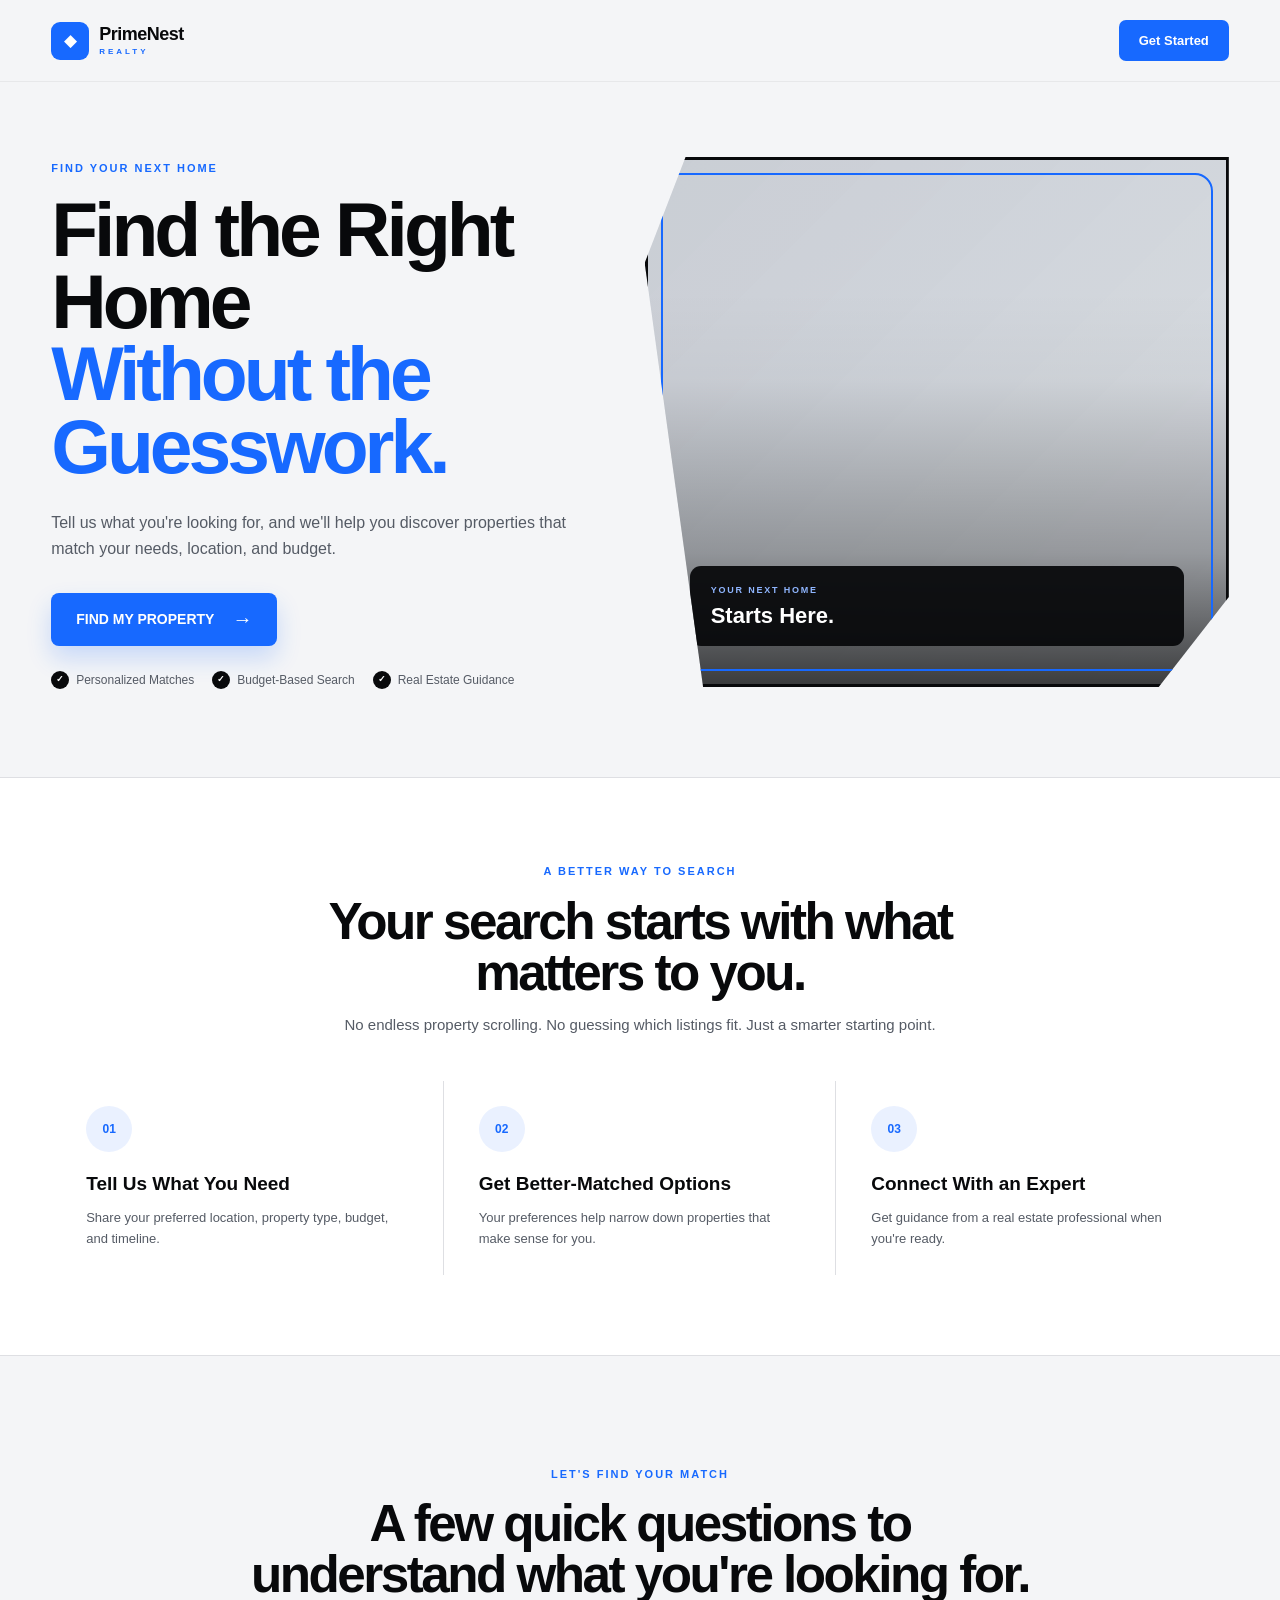
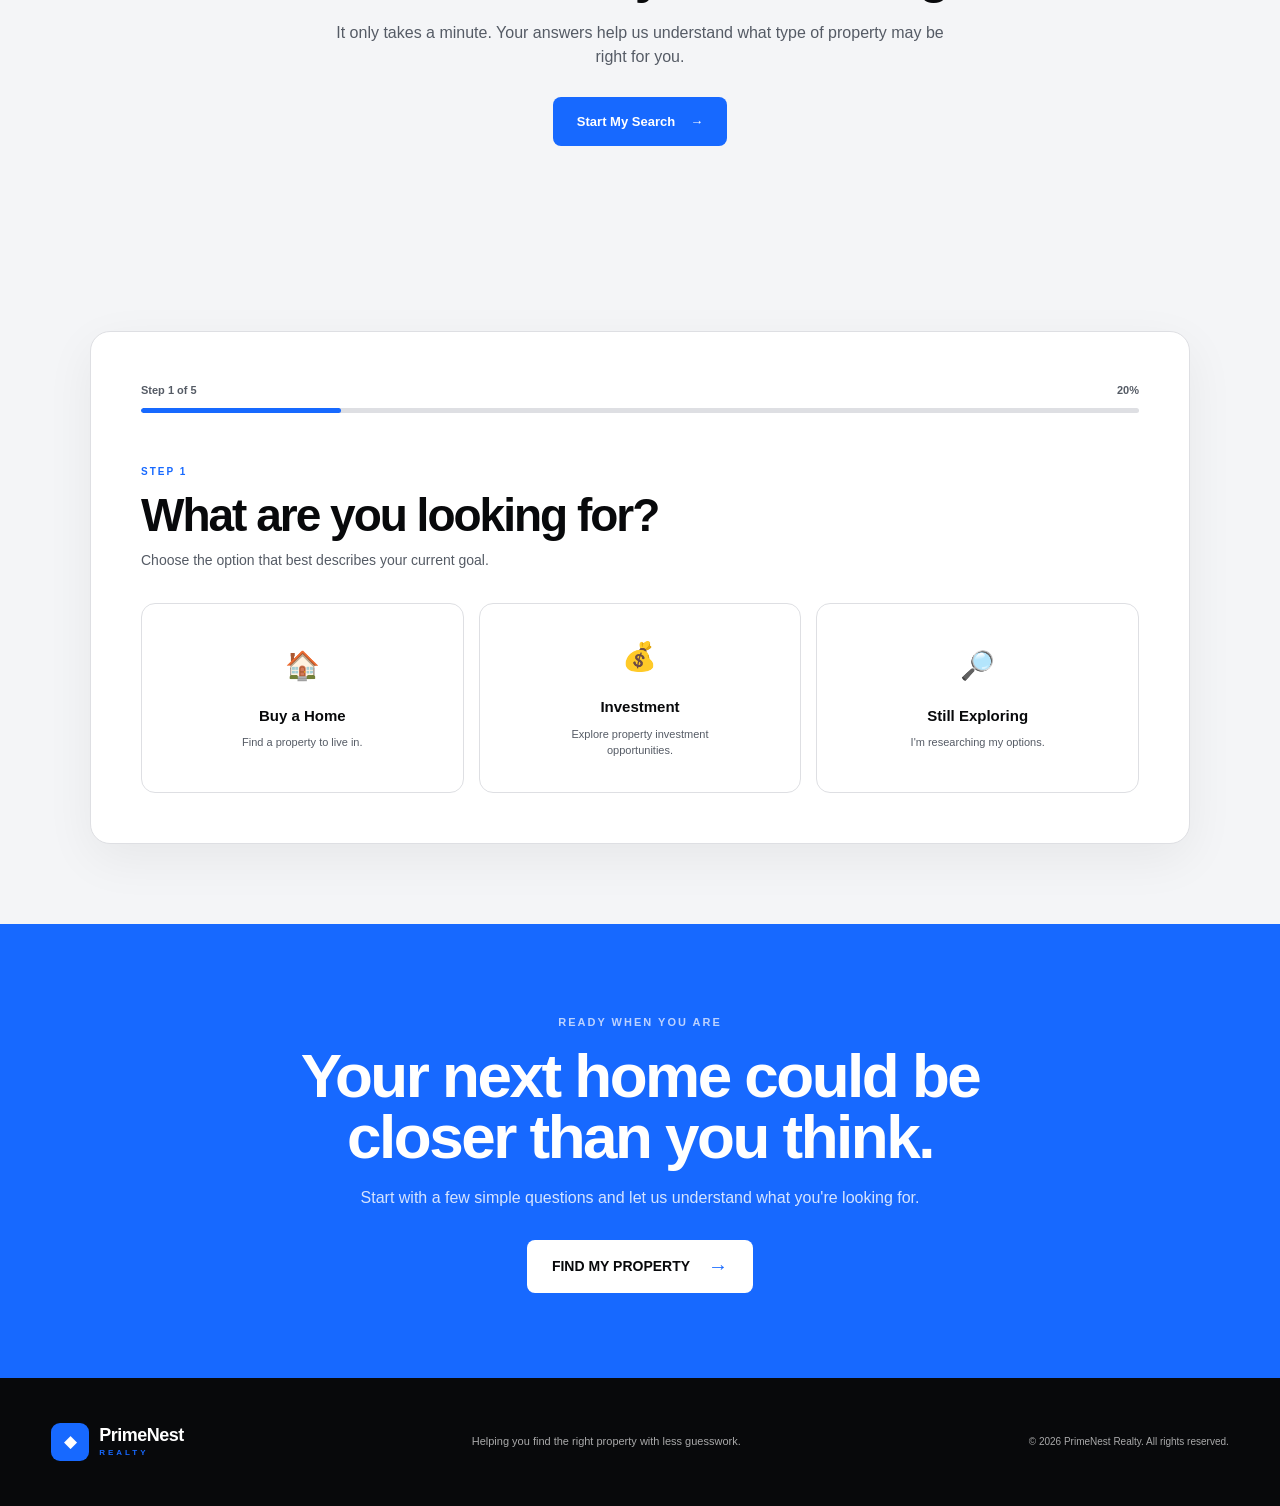
<file: index.html>
<!DOCTYPE html>
<html lang="en">

<head>

    <meta charset="UTF-8">

    <meta
        name="viewport"
        content="width=device-width, initial-scale=1.0"
    >

    <title>
        PrimeNest Realty | Find Your Next Home
    </title>

    <link
        rel="stylesheet"
        href="funnel.css"
    >

</head>


<body>


    <!-- =====================================================
         NAVIGATION
    ====================================================== -->

    <header class="funnel-nav">

        <div class="funnel-brand">

            <div class="brand-mark">
                ◆
            </div>

            <div class="brand-name">

                <strong>
                    PrimeNest
                </strong>

                <span>
                    REALTY
                </span>

            </div>

        </div>


        <a
            href="#start"
            class="nav-cta"
        >
            Get Started
        </a>

    </header>



    <!-- =====================================================
         HERO
    ====================================================== -->

    <main>


        <section
            class="hero-section"
            id="start"
        >


            <div class="hero-content">


                <span class="eyebrow">
                    FIND YOUR NEXT HOME
                </span>


                <h1>
                    Find the Right Home
                    <span>
                        Without the Guesswork.
                    </span>
                </h1>


                <p class="hero-description">

                    Tell us what you're looking for,
                    and we'll help you discover properties
                    that match your needs, location, and budget.

                </p>


                <button
                    type="button"
                    id="startFunnelButton"
                    class="hero-button"
                >

                    Find My Property

                    <span>
                        →
                    </span>

                </button>


                <div class="hero-trust">

                    <div>

                        <strong>
                            ✓
                        </strong>

                        Personalized Matches

                    </div>


                    <div>

                        <strong>
                            ✓
                        </strong>

                        Budget-Based Search

                    </div>


                    <div>

                        <strong>
                            ✓
                        </strong>

                        Real Estate Guidance

                    </div>

                </div>


            </div>



            <!-- HERO IMAGE -->

            <div class="hero-visual">


                <div class="hero-image">

                    <div class="image-overlay">
                    </div>


                    <div class="property-badge">

                        <span>
                            YOUR NEXT HOME
                        </span>

                        <strong>
                            Starts Here.
                        </strong>

                    </div>


                </div>


            </div>


        </section>



        <!-- =====================================================
             VALUE PROPOSITION
        ====================================================== -->

        <section class="value-section">


            <div class="section-heading">

                <span class="eyebrow">
                    A BETTER WAY TO SEARCH
                </span>

                <h2>
                    Your search starts
                    with what matters to you.
                </h2>

                <p>
                    No endless property scrolling.
                    No guessing which listings fit.
                    Just a smarter starting point.
                </p>

            </div>



            <div class="value-grid">


                <article class="value-card">


                    <div class="value-icon">
                        01
                    </div>


                    <h3>
                        Tell Us What You Need
                    </h3>


                    <p>
                        Share your preferred location,
                        property type, budget, and timeline.
                    </p>


                </article>



                <article class="value-card">


                    <div class="value-icon">
                        02
                    </div>


                    <h3>
                        Get Better-Matched Options
                    </h3>


                    <p>
                        Your preferences help narrow down
                        properties that make sense for you.
                    </p>


                </article>



                <article class="value-card">


                    <div class="value-icon">
                        03
                    </div>


                    <h3>
                        Connect With an Expert
                    </h3>


                    <p>
                        Get guidance from a real estate
                        professional when you're ready.
                    </p>


                </article>


            </div>


        </section>



        <!-- =====================================================
             QUALIFICATION INTRO
        ====================================================== -->

        <section
            class="qualification-section"
            id="qualification"
        >


            <div class="qualification-content">


                <span class="eyebrow">
                    LET'S FIND YOUR MATCH
                </span>


                <h2>
                    A few quick questions
                    to understand what you're looking for.
                </h2>


                <p>
                    It only takes a minute.
                    Your answers help us understand
                    what type of property may be right for you.
                </p>


                <button
                    type="button"
                    id="beginQuestionsButton"
                    class="primary-button"
                >

                    Start My Search

                    <span>
                        →
                    </span>

                </button>


            </div>


        </section>



        <!-- =====================================================
             MULTI-STEP FUNNEL
        ====================================================== -->

        <section
            class="funnel-section"
            id="funnel"
        >


            <div class="funnel-container">


                <!-- PROGRESS -->

                <div class="funnel-progress">


                    <div class="progress-top">


                        <span id="progressLabel">
                            Step 1 of 5
                        </span>


                        <span id="progressPercent">
                            20%
                        </span>


                    </div>


                    <div class="progress-track">


                        <div
                            id="progressBar"
                            class="progress-bar"
                        >
                        </div>


                    </div>


                </div>



                <!-- =================================================
                     STEP 1
                ================================================== -->

                <div
                    class="funnel-step active"
                    data-step="1"
                >


                    <span class="step-eyebrow">
                        STEP 1
                    </span>


                    <h2>
                        What are you looking for?
                    </h2>


                    <p>
                        Choose the option that best describes
                        your current goal.
                    </p>


                    <div class="option-grid">


                        <button
                            type="button"
                            class="funnel-option"
                            data-purpose="Buy a Home"
                        >

                            <span class="option-icon">
                                🏠
                            </span>

                            <strong>
                                Buy a Home
                            </strong>

                            <small>
                                Find a property to live in.
                            </small>

                        </button>



                        <button
                            type="button"
                            class="funnel-option"
                            data-purpose="Investment"
                        >

                            <span class="option-icon">
                                💰
                            </span>

                            <strong>
                                Investment
                            </strong>

                            <small>
                                Explore property investment opportunities.
                            </small>

                        </button>



                        <button
                            type="button"
                            class="funnel-option"
                            data-purpose="Exploring"
                        >

                            <span class="option-icon">
                                🔎
                            </span>

                            <strong>
                                Still Exploring
                            </strong>

                            <small>
                                I'm researching my options.
                            </small>

                        </button>


                    </div>


                </div>



                <!-- =================================================
                     STEP 2
                ================================================== -->

                <div
                    class="funnel-step"
                    data-step="2"
                >


                    <span class="step-eyebrow">
                        STEP 2
                    </span>


                    <h2>
                        Where are you looking?
                    </h2>


                    <p>
                        Tell us your preferred location.
                    </p>


                    <div class="form-group">


                        <label for="locationInput">
                            Preferred Location
                        </label>


                        <input
                            type="text"
                            id="locationInput"
                            placeholder="e.g. Cabanatuan, Nueva Ecija"
                        >


                    </div>


                    <button
                        type="button"
                        id="locationNextButton"
                        class="primary-button"
                    >

                        Continue

                        <span>
                            →
                        </span>

                    </button>


                </div>



                <!-- =================================================
                     STEP 3
                ================================================== -->

                <div
                    class="funnel-step"
                    data-step="3"
                >


                    <span class="step-eyebrow">
                        STEP 3
                    </span>


                    <h2>
                        What's your estimated budget?
                    </h2>


                    <p>
                        This helps us narrow down suitable options.
                    </p>


                    <div class="option-list">


                        <button
                            type="button"
                            class="budget-option"
                            data-budget="Below ₱2M"
                        >
                            Below ₱2M
                        </button>


                        <button
                            type="button"
                            class="budget-option"
                            data-budget="₱2M – ₱3M"
                        >
                            ₱2M – ₱3M
                        </button>


                        <button
                            type="button"
                            class="budget-option"
                            data-budget="₱3M – ₱5M"
                        >
                            ₱3M – ₱5M
                        </button>


                        <button
                            type="button"
                            class="budget-option"
                            data-budget="₱5M – ₱10M"
                        >
                            ₱5M – ₱10M
                        </button>


                        <button
                            type="button"
                            class="budget-option"
                            data-budget="₱10M+"
                        >
                            ₱10M+
                        </button>


                    </div>


                </div>



                <!-- =================================================
                     STEP 4
                ================================================== -->

                <div
                    class="funnel-step"
                    data-step="4"
                >


                    <span class="step-eyebrow">
                        STEP 4
                    </span>


                    <h2>
                        When are you planning to buy?
                    </h2>


                    <p>
                        There are no wrong answers.
                        We just want to understand your timeline.
                    </p>


                    <div class="option-list">


                        <button
                            type="button"
                            class="timeline-option"
                            data-timeline="As soon as possible"
                        >
                            As soon as possible
                        </button>


                        <button
                            type="button"
                            class="timeline-option"
                            data-timeline="Within 1–3 months"
                        >
                            Within 1–3 months
                        </button>


                        <button
                            type="button"
                            class="timeline-option"
                            data-timeline="Within 3–6 months"
                        >
                            Within 3–6 months
                        </button>


                        <button
                            type="button"
                            class="timeline-option"
                            data-timeline="Just researching"
                        >
                            Just researching
                        </button>


                    </div>


                </div>



                <!-- =================================================
                     STEP 5
                ================================================== -->

                <div
                    class="funnel-step"
                    data-step="5"
                >


                    <span class="step-eyebrow">
                        FINAL STEP
                    </span>


                    <h2>
                        Where can we send your property recommendations?
                    </h2>


                    <p>
                        Enter your contact details so a real estate
                        professional can follow up with you.
                    </p>



                    <div class="contact-form">


                        <div class="form-group">


                            <label for="nameInput">
                                Full Name
                            </label>


                            <input
                                type="text"
                                id="nameInput"
                                placeholder="Your full name"
                            >


                        </div>



                        <div class="form-group">


                            <label for="emailInput">
                                Email Address
                            </label>


                            <input
                                type="email"
                                id="emailInput"
                                placeholder="you@example.com"
                            >


                        </div>



                        <div class="form-group">


                            <label for="phoneInput">
                                Mobile Number
                            </label>


                            <input
                                type="tel"
                                id="phoneInput"
                                placeholder="09XXXXXXXXX"
                            >


                        </div>


                    </div>



                    <button
                        type="button"
                        id="submitLeadButton"
                        class="primary-button"
                    >

                        Show Me My Matches

                        <span>
                            →
                        </span>

                    </button>


                    <p class="privacy-note">
                        Your information is kept private
                        and will only be used to assist with your property search.
                    </p>


                </div>



                <!-- =================================================
                     SUCCESS
                ================================================== -->

                <div
                    class="funnel-success"
                    id="funnelSuccess"
                >


                    <div class="success-icon">
                        ✓
                    </div>


                    <span class="eyebrow">
                        REQUEST RECEIVED
                    </span>


                    <h2>
                        You're One Step Closer
                        to Finding the Right Property.
                    </h2>


                    <p>
                        We've received your preferences.
                        A real estate professional can now review
                        your requirements and help you find suitable options.
                    </p>


                    <button
                        type="button"
                        id="consultationButton"
                        class="primary-button"
                    >

                        Schedule a Consultation

                        <span>
                            →
                        </span>

                    </button>


                    <button
                        type="button"
                        id="laterButton"
                        class="text-button"
                    >

                        I'll Do This Later

                    </button>


                </div>


            </div>


        </section>



        <!-- =====================================================
             FINAL CTA
        ====================================================== -->

        <section class="final-cta">


            <div>


                <span class="eyebrow">
                    READY WHEN YOU ARE
                </span>


                <h2>
                    Your next home could be closer than you think.
                </h2>


                <p>
                    Start with a few simple questions
                    and let us understand what you're looking for.
                </p>


                <button
                    type="button"
                    id="finalCtaButton"
                    class="hero-button"
                >

                    Find My Property

                    <span>
                        →
                    </span>

                </button>


            </div>


        </section>


    </main>



    <!-- =====================================================
         FOOTER
    ====================================================== -->

    <footer class="funnel-footer">


        <div class="funnel-brand">


            <div class="brand-mark">
                ◆
            </div>


            <div class="brand-name">

                <strong>
                    PrimeNest
                </strong>

                <span>
                    REALTY
                </span>

            </div>


        </div>


        <p>
            Helping you find the right property with less guesswork.
        </p>


        <span>
            © 2026 PrimeNest Realty. All rights reserved.
        </span>


    </footer>



    <!-- =====================================================
         JAVASCRIPT
    ====================================================== -->

    <script src="funnel.js"></script>


</body>

</html>
</file>
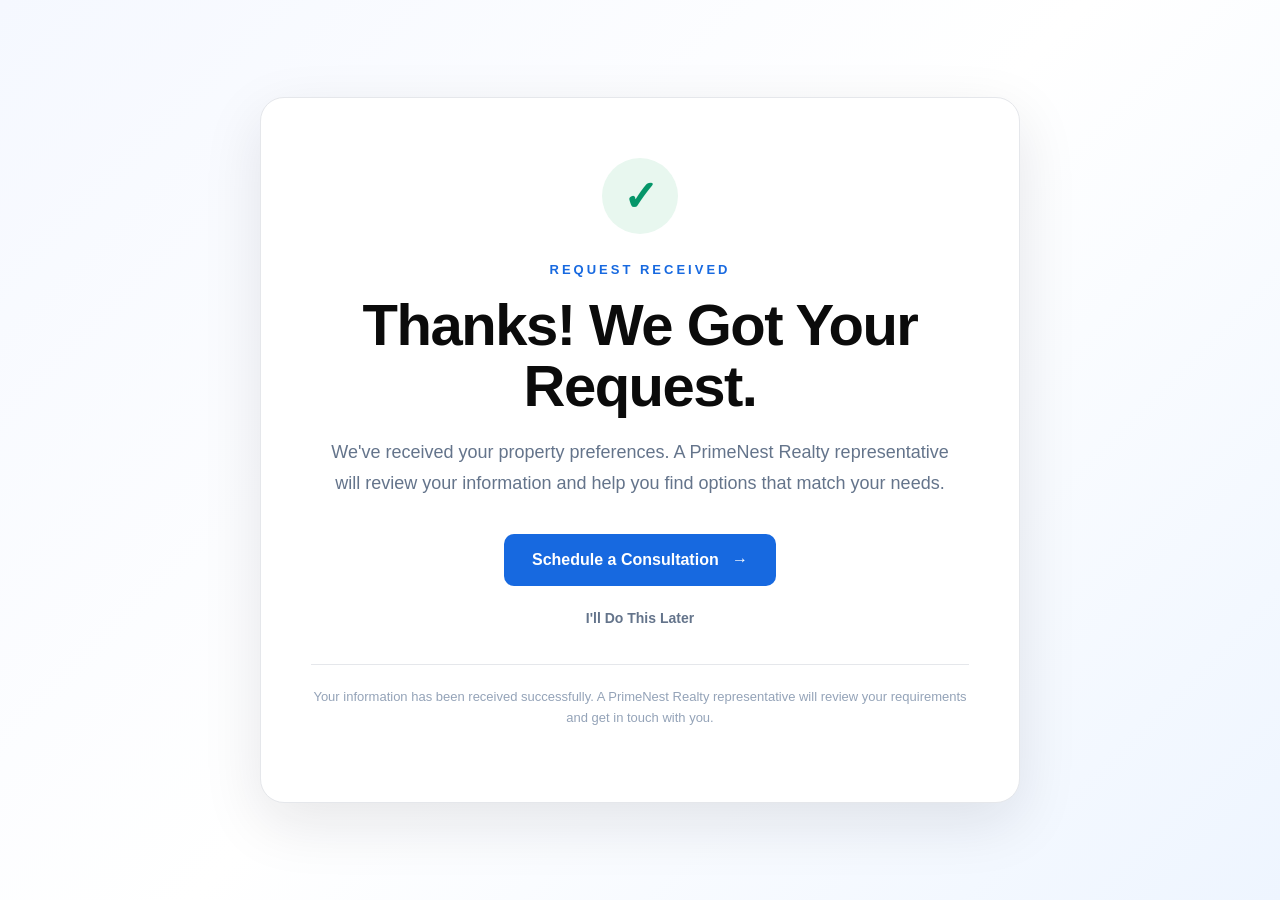
<file: thank-you.html>
<!DOCTYPE html>
<html lang="en">

<head>

    <meta charset="UTF-8">

    <meta
        name="viewport"
        content="width=device-width, initial-scale=1.0"
    >

    <title>Thank You | PrimeNest Realty</title>


    <style>

        * {
            box-sizing: border-box;
        }


        body {

            margin: 0;

            font-family:
                Arial,
                Helvetica,
                sans-serif;

            background:
                linear-gradient(
                    135deg,
                    #f5f8ff 0%,
                    #ffffff 50%,
                    #eef5ff 100%
                );

            color: #111827;

            min-height: 100vh;

        }


        .thank-you-page {

            min-height: 100vh;

            display: flex;

            align-items: center;

            justify-content: center;

            padding: 40px 20px;

        }


        .thank-you-card {

            width: 100%;

            max-width: 760px;

            background: #ffffff;

            border-radius: 24px;

            padding: 60px 50px;

            text-align: center;

            box-shadow:
                0 20px 60px
                rgba(15, 23, 42, 0.10);

            border:
                1px solid #e5e7eb;

        }


        .success-icon {

            width: 76px;

            height: 76px;

            margin: 0 auto 28px;

            border-radius: 50%;

            display: flex;

            align-items: center;

            justify-content: center;

            background: #e8f7ef;

            color: #059669;

            font-size: 42px;

            font-weight: 700;

        }


        .section-label {

            margin: 0 0 18px;

            color: #1769e0;

            font-size: 13px;

            font-weight: 800;

            letter-spacing: 3px;

        }


        h1 {

            margin: 0 auto 20px;

            max-width: 650px;

            font-size: clamp(
                34px,
                5vw,
                58px
            );

            line-height: 1.05;

            letter-spacing: -1.5px;

            color: #0b0b0b;

        }


        #thankYouMessage {

            max-width: 620px;

            margin: 0 auto;

            font-size: 18px;

            line-height: 1.7;

            color: #64748b;

        }


        .actions {

            margin-top: 36px;

            display: flex;

            flex-direction: column;

            align-items: center;

            gap: 16px;

        }


        .primary-button {

            display: inline-flex;

            align-items: center;

            justify-content: center;

            min-width: 270px;

            padding: 17px 28px;

            border-radius: 10px;

            background: #1769e0;

            color: #ffffff;

            text-decoration: none;

            font-size: 16px;

            font-weight: 700;

            transition:
                transform 0.2s ease,
                box-shadow 0.2s ease,
                background 0.2s ease;

        }


        .primary-button:hover {

            background: #0f56bf;

            transform: translateY(-2px);

            box-shadow:
                0 10px 25px
                rgba(23, 105, 224, 0.25);

        }


        .secondary-button {

            border: none;

            background: transparent;

            color: #64748b;

            font-size: 14px;

            font-weight: 600;

            cursor: pointer;

            padding: 8px 16px;

        }


        .secondary-button:hover {

            color: #1769e0;

        }


        .note {

            margin-top: 30px;

            padding-top: 22px;

            border-top:
                1px solid #e5e7eb;

            font-size: 13px;

            line-height: 1.6;

            color: #94a3b8;

        }


        @media (max-width: 600px) {

            .thank-you-page {

                padding: 20px 14px;

            }


            .thank-you-card {

                padding: 42px 22px;

                border-radius: 18px;

            }


            .success-icon {

                width: 68px;

                height: 68px;

                font-size: 36px;

            }


            h1 {

                font-size: 36px;

            }


            #thankYouMessage {

                font-size: 16px;

            }


            .primary-button {

                width: 100%;

            }

        }

    </style>

</head>


<body>


    <main class="thank-you-page">


        <div class="thank-you-card">


            <div class="success-icon">

                ✓

            </div>


            <p class="section-label">

                REQUEST RECEIVED

            </p>


            <h1 id="thankYouTitle">

                Thanks! We Got Your Request.

            </h1>


            <p id="thankYouMessage">

                We've received your property preferences.
                A PrimeNest Realty representative will review
                your information and help you find options
                that match your needs.

            </p>


            <div class="actions">


                <a
                    href="https://calendly.com/honor-enlu/30min"
                    target="_blank"
                    rel="noopener noreferrer"
                    class="primary-button"
                >

                    Schedule a Consultation
                    &nbsp; →

                </a>


                <button
                    type="button"
                    class="secondary-button"
                    onclick="window.location.href='index.html'"
                >

                    I'll Do This Later

                </button>


            </div>


            <p class="note">

                Your information has been received successfully.
                A PrimeNest Realty representative will review your
                requirements and get in touch with you.

            </p>


        </div>


    </main>


    <script>

        const storedLead =
            localStorage.getItem(
                "latestPrimeNestLead"
            );


        if (storedLead) {

            try {

                const latestLead =
                    JSON.parse(
                        storedLead
                    );


                const fullName =
                    String(
                        latestLead.name || ""
                    ).trim();


                const firstName =
                    fullName
                        .split(/\s+/)[0];


                if (firstName) {

                    document.getElementById(
                        "thankYouTitle"
                    ).textContent =

                        `Thanks, ${firstName}! We Got Your Request.`;

                }

            }

            catch (error) {

                console.log(
                    "Unable to read lead information."
                );

            }

        }

    </script>


</body>

</html>
</file>
<file: funnel.css>
/* =========================================================
   PRIMENEST REALTY
   MODERN REAL ESTATE FUNNEL
   BLACK / WHITE / ELECTRIC BLUE
========================================================= */


/* =========================================================
   RESET
========================================================= */

* {
    margin: 0;
    padding: 0;
    box-sizing: border-box;
}

html {
    scroll-behavior: smooth;
}

body {
    font-family:
        Inter,
        -apple-system,
        BlinkMacSystemFont,
        "Segoe UI",
        sans-serif;

    background: #f4f5f7;
    color: #08090b;
    line-height: 1.5;
    overflow-x: hidden;
}

button,
input,
select,
textarea {
    font: inherit;
}

button {
    cursor: pointer;
}

a {
    text-decoration: none;
    color: inherit;
}


/* =========================================================
   VARIABLES
========================================================= */

:root {

    --black: #08090b;
    --black-soft: #17191d;

    --blue: #1769ff;
    --blue-dark: #0d56dc;
    --blue-light: #eaf1ff;

    --white: #ffffff;
    --off-white: #f4f5f7;

    --gray-100: #f0f1f3;
    --gray-200: #dedfe3;
    --gray-400: #8a8f98;
    --gray-600: #555b65;

    --success: #16845a;

    --radius-sm: 10px;
    --radius-md: 18px;
    --radius-lg: 26px;

    --shadow:
        0 20px 60px rgba(8, 9, 11, 0.08);
}


/* =========================================================
   GLOBAL
========================================================= */

main {
    width: 100%;
}

.eyebrow {
    display: inline-block;

    margin-bottom: 16px;

    color: var(--blue);

    font-size: 11px;
    font-weight: 800;

    letter-spacing: 2px;
}


/* =========================================================
   NAVIGATION
========================================================= */

.funnel-nav {

    width: 100%;
    height: 82px;

    padding: 0 4vw;

    display: flex;
    align-items: center;
    justify-content: space-between;

    background:
        rgba(244, 245, 247, 0.96);

    border-bottom:
        1px solid rgba(8, 9, 11, 0.05);

    position: sticky;
    top: 0;
    z-index: 100;

    backdrop-filter: blur(14px);
}


/* =========================================================
   BRAND
========================================================= */

.funnel-brand {

    display: flex;
    align-items: center;
    gap: 10px;
}

.brand-mark {

    width: 38px;
    height: 38px;

    display: grid;
    place-items: center;

    background: var(--blue);
    color: var(--white);

    border-radius: 9px;

    font-size: 17px;
}

.brand-name {

    display: flex;
    flex-direction: column;

    line-height: 1;
}

.brand-name strong {

    font-size: 18px;
    font-weight: 850;

    letter-spacing: -0.5px;
}

.brand-name span {

    margin-top: 5px;

    color: var(--blue);

    font-size: 8px;
    font-weight: 800;

    letter-spacing: 3px;
}


/* =========================================================
   NAV CTA
========================================================= */

.nav-cta {

    padding: 11px 20px;

    background: var(--blue);
    color: var(--white);

    border-radius: 7px;

    font-size: 13px;
    font-weight: 750;

    transition:
        transform 0.2s ease,
        background 0.2s ease;
}

.nav-cta:hover {

    background: var(--blue-dark);

    transform:
        translateY(-2px);
}


/* =========================================================
   HERO
========================================================= */

.hero-section {

    width: 100%;
    max-width: 1500px;

    min-height: 650px;

    margin: 0 auto;

    padding:
        65px 4vw 80px;

    display: grid;

    grid-template-columns:
        minmax(0, 0.95fr)
        minmax(0, 1.05fr);

    gap: 65px;

    align-items: center;
}


/* =========================================================
   HERO CONTENT
========================================================= */

.hero-content {

    max-width: 680px;
}

.hero-content h1 {

    max-width: 700px;

    font-size:
        clamp(50px, 6vw, 82px);

    line-height: 0.94;

    letter-spacing: -4px;

    font-weight: 900;

    color: var(--black);
}

.hero-content h1 span {

    display: block;

    color: var(--blue);
}

.hero-description {

    max-width: 570px;

    margin-top: 28px;

    color: var(--gray-600);

    font-size: 16px;

    line-height: 1.65;
}


/* =========================================================
   HERO BUTTON
========================================================= */

.hero-button {

    margin-top: 30px;

    padding:
        16px 25px;

    display: inline-flex;

    align-items: center;
    justify-content: center;

    gap: 18px;

    border: none;

    border-radius: 8px;

    background: var(--blue);
    color: var(--white);

    font-size: 14px;
    font-weight: 850;

    text-transform: uppercase;

    box-shadow:
        0 12px 25px rgba(23, 105, 255, 0.20);

    transition:
        transform 0.2s ease,
        background 0.2s ease,
        box-shadow 0.2s ease;
}

.hero-button span {

    font-size: 20px;

    line-height: 1;
}

.hero-button:hover {

    background: var(--blue-dark);

    transform:
        translateY(-3px);

    box-shadow:
        0 18px 32px rgba(23, 105, 255, 0.28);
}


/* =========================================================
   HERO TRUST
========================================================= */

.hero-trust {

    display: flex;

    flex-wrap: wrap;

    gap: 18px;

    margin-top: 25px;
}

.hero-trust div {

    display: flex;

    align-items: center;

    gap: 7px;

    color: var(--gray-600);

    font-size: 12px;
}

.hero-trust strong {

    width: 18px;
    height: 18px;

    display: grid;
    place-items: center;

    border-radius: 50%;

    background: var(--black);
    color: var(--white);

    font-size: 9px;
}


/* =========================================================
   HERO VISUAL
========================================================= */

.hero-visual {

    width: 100%;

    min-height: 550px;

    display: flex;

    align-items: center;

    justify-content: center;
}


/* =========================================================
   PROPERTY IMAGE
========================================================= */

.hero-image {

    width: min(100%, 600px);

    height: 530px;

    position: relative;

    overflow: hidden;

    background-color: #d9dde3;

    background-image:
        linear-gradient(
            135deg,
            rgba(10, 20, 35, 0.08),
            rgba(255, 255, 255, 0.03)
        ),
        url(
            "https://images.unsplash.com/photo-1600585154340-be6161a56a0c?auto=format&fit=crop&w=1200&q=85"
        );

    background-size: cover;

    background-position: center;

    /*
       Subtle geometric shape.
       Much safer than the previous aggressive shape.
    */

    clip-path:
        polygon(
            7% 0%,
            100% 0%,
            100% 83%,
            88% 100%,
            10% 100%,
            0% 20%
        );

    border:
        3px solid var(--black);

    box-shadow:
        0 25px 60px rgba(8, 9, 11, 0.14);
}


/* =========================================================
   BLUE INNER BORDER
========================================================= */

.hero-image::before {

    content: "";

    position: absolute;

    top: 13px;
    right: 13px;
    bottom: 13px;
    left: 13px;

    border:
        2px solid var(--blue);

    border-radius: 18px;

    z-index: 3;

    pointer-events: none;
}


/* =========================================================
   IMAGE DARK GRADIENT
========================================================= */

.hero-image::after {

    content: "";

    position: absolute;

    inset: 0;

    background:
        linear-gradient(
            to top,
            rgba(0, 0, 0, 0.72) 0%,
            rgba(0, 0, 0, 0.30) 25%,
            rgba(0, 0, 0, 0.03) 58%,
            transparent 75%
        );

    z-index: 1;

    pointer-events: none;
}


/* =========================================================
   IMAGE OVERLAY
========================================================= */

.image-overlay {

    display: none;
}


/* =========================================================
   PROPERTY BADGE
========================================================= */

.property-badge {

    position: absolute;

    left: 42px;
    right: 42px;
    bottom: 38px;

    z-index: 5;

    padding:
        18px 21px;

    background:
        rgba(8, 9, 11, 0.94);

    border-radius: 11px;

    color: var(--white);

    /*
       Keeps text safely away from geometric edges.
    */
}

.property-badge span {

    display: block;

    color: #8fb6ff;

    font-size: 9px;

    font-weight: 800;

    letter-spacing: 1.8px;
}

.property-badge strong {

    display: block;

    margin-top: 5px;

    color: var(--white);

    font-size: 22px;

    line-height: 1.15;
}


/* =========================================================
   VALUE SECTION
========================================================= */

.value-section {

    padding:
        80px 4vw;

    background: var(--white);

    border-top:
        1px solid var(--gray-200);

    border-bottom:
        1px solid var(--gray-200);
}

.section-heading {

    max-width: 700px;

    margin:
        0 auto 45px;

    text-align: center;
}

.section-heading h2 {

    font-size:
        clamp(35px, 4vw, 55px);

    line-height: 1;

    letter-spacing: -2.5px;

    font-weight: 850;
}

.section-heading p {

    margin-top: 16px;

    color: var(--gray-600);

    font-size: 15px;
}


/* =========================================================
   VALUE GRID
========================================================= */

.value-grid {

    max-width: 1200px;

    margin: 0 auto;

    display: grid;

    grid-template-columns:
        repeat(3, 1fr);
}

.value-card {

    padding:
        25px 35px;

    border-right:
        1px solid var(--gray-200);
}

.value-card:last-child {

    border-right:
        none;
}

.value-icon {

    width: 46px;
    height: 46px;

    display: grid;

    place-items: center;

    border-radius: 50%;

    background: var(--blue-light);

    color: var(--blue);

    font-size: 12px;

    font-weight: 850;
}

.value-card h3 {

    margin-top: 18px;

    font-size: 19px;

    font-weight: 800;
}

.value-card p {

    margin-top: 8px;

    color: var(--gray-600);

    font-size: 13px;

    line-height: 1.65;
}


/* =========================================================
   QUALIFICATION INTRO
========================================================= */

.qualification-section {

    padding:
        105px 4vw;

    background: var(--off-white);

    text-align: center;
}

.qualification-content {

    max-width: 780px;

    margin: 0 auto;
}

.qualification-section h2 {

    font-size:
        clamp(38px, 4vw, 60px);

    line-height: 1;

    letter-spacing: -2.5px;

    font-weight: 850;
}

.qualification-section p {

    max-width: 620px;

    margin:
        20px auto 0;

    color: var(--gray-600);
}


/* =========================================================
   PRIMARY BUTTON
========================================================= */

.primary-button {

    margin-top: 28px;

    padding:
        15px 24px;

    border: none;

    border-radius: 8px;

    background: var(--blue);

    color: var(--white);

    display: inline-flex;

    align-items: center;

    justify-content: center;

    gap: 15px;

    font-size: 13px;

    font-weight: 800;

    transition:
        transform 0.2s ease,
        background 0.2s ease;
}

.primary-button:hover {

    background: var(--blue-dark);

    transform:
        translateY(-2px);
}


/* =========================================================
   FUNNEL SECTION
========================================================= */

.funnel-section {

    padding:
        80px 4vw;

    background: var(--off-white);
}

.funnel-container {

    width: 100%;

    max-width: 1100px;

    margin: 0 auto;

    padding:
        50px;

    background: var(--white);

    border:
        1px solid var(--gray-200);

    border-radius:
        20px;

    box-shadow:
        0 15px 50px rgba(8, 9, 11, 0.06);
}


/* =========================================================
   PROGRESS
========================================================= */

.funnel-progress {

    margin-bottom: 45px;
}

.progress-top {

    display: flex;

    align-items: center;

    justify-content: space-between;

    margin-bottom: 9px;

    color: var(--gray-600);

    font-size: 11px;

    font-weight: 700;
}

.progress-track {

    width: 100%;

    height: 5px;

    overflow: hidden;

    border-radius: 999px;

    background: var(--gray-200);
}

.progress-bar {

    width: 20%;

    height: 100%;

    border-radius: 999px;

    background: var(--blue);

    transition:
        width 0.3s ease;
}


/* =========================================================
   FUNNEL STEPS
========================================================= */

.funnel-step {

    display: none;

    animation:
        funnelIn 0.3s ease;
}

.funnel-step.active {

    display: block;
}

@keyframes funnelIn {

    from {

        opacity: 0;

        transform:
            translateY(10px);
    }

    to {

        opacity: 1;

        transform:
            translateY(0);
    }
}

.step-eyebrow {

    color: var(--blue);

    font-size: 10px;

    font-weight: 850;

    letter-spacing: 2px;
}

.funnel-step h2 {

    margin-top: 10px;

    font-size:
        clamp(30px, 4vw, 46px);

    line-height: 1;

    letter-spacing: -2px;

    font-weight: 850;
}

.funnel-step > p {

    margin-top: 12px;

    color: var(--gray-600);

    font-size: 14px;
}


/* =========================================================
   PURPOSE OPTIONS
========================================================= */

.option-grid {

    margin-top: 32px;

    display: grid;

    grid-template-columns:
        repeat(3, 1fr);

    gap: 15px;
}

.funnel-option {

    min-height: 190px;

    padding:
        25px 20px;

    border:
        1px solid var(--gray-200);

    border-radius:
        14px;

    background: var(--white);

    text-align: center;

    color: var(--black);

    transition:
        border-color 0.2s ease,
        box-shadow 0.2s ease,
        transform 0.2s ease;
}

.funnel-option:hover {

    border-color: var(--blue);

    box-shadow:
        0 10px 25px rgba(23, 105, 255, 0.10);

    transform:
        translateY(-3px);
}

.option-icon {

    display: block;

    margin-bottom: 18px;

    font-size: 28px;
}

.funnel-option strong {

    display: block;

    font-size: 15px;
}

.funnel-option small {

    display: block;

    max-width: 170px;

    margin:
        7px auto 0;

    color: var(--gray-600);

    font-size: 11px;
}


/* =========================================================
   BUDGET / TIMELINE
========================================================= */

.option-list {

    max-width: 650px;

    margin-top: 30px;

    display: grid;

    gap: 10px;
}

.budget-option,
.timeline-option {

    width: 100%;

    padding:
        16px 20px;

    border:
        1px solid var(--gray-200);

    border-radius: 9px;

    background: var(--white);

    text-align: left;

    color: var(--black);

    font-weight: 650;

    transition:
        border-color 0.2s ease,
        background 0.2s ease,
        transform 0.2s ease;
}

.budget-option:hover,
.timeline-option:hover {

    border-color: var(--blue);

    background: var(--blue-light);

    transform:
        translateX(3px);
}


/* =========================================================
   CONTACT FORM
========================================================= */

.contact-form {

    max-width: 650px;
}

.form-group {

    margin-top: 20px;
}

.form-group label {

    display: block;

    margin-bottom: 7px;

    font-size: 11px;

    font-weight: 800;

    color: var(--black);
}

.form-group input {

    width: 100%;

    padding:
        15px;

    border:
        1px solid var(--gray-200);

    border-radius: 9px;

    background: var(--white);

    color: var(--black);

    outline: none;

    transition:
        border-color 0.2s ease,
        box-shadow 0.2s ease;
}

.form-group input:focus {

    border-color: var(--blue);

    box-shadow:
        0 0 0 3px rgba(23, 105, 255, 0.10);
}

.privacy-note {

    margin-top: 12px;

    color: var(--gray-400);

    font-size: 10px;
}


/* =========================================================
   SUCCESS
========================================================= */

.funnel-success {

    display: none;

    text-align: center;
}

.funnel-success.active {

    display: block;

    animation:
        funnelIn 0.3s ease;
}

.success-icon {

    width: 65px;
    height: 65px;

    margin:
        0 auto 20px;

    display: grid;

    place-items: center;

    border-radius: 50%;

    background:
        rgba(22, 132, 90, 0.10);

    color: var(--success);

    font-size: 27px;

    font-weight: 850;
}

.funnel-success h2 {

    max-width: 720px;

    margin:
        0 auto;

    font-size:
        clamp(32px, 4vw, 52px);

    line-height: 1;

    letter-spacing: -2px;
}

.funnel-success p {

    max-width: 600px;

    margin:
        18px auto 0;

    color: var(--gray-600);
}

.text-button {

    display: block;

    margin:
        17px auto 0;

    border: none;

    background: transparent;

    color: var(--gray-600);

    font-size: 12px;
}

.text-button:hover {

    color: var(--black);
}


/* =========================================================
   FINAL CTA
========================================================= */

.final-cta {

    padding:
        85px 4vw;

    background: var(--blue);

    color: var(--white);

    text-align: center;
}

.final-cta .eyebrow {

    color: #bcd2ff;
}

.final-cta h2 {

    max-width: 800px;

    margin:
        0 auto;

    font-size:
        clamp(38px, 5vw, 62px);

    line-height: 0.98;

    letter-spacing: -2.5px;

    font-weight: 850;
}

.final-cta p {

    max-width: 600px;

    margin:
        18px auto 0;

    color:
        rgba(255, 255, 255, 0.82);
}

.final-cta .hero-button {

    background: var(--white);

    color: var(--black);

    box-shadow: none;
}

.final-cta .hero-button span {

    color: var(--blue);
}

.final-cta .hero-button:hover {

    background: #f0f3f8;
}


/* =========================================================
   FOOTER
========================================================= */

.funnel-footer {

    padding:
        45px 4vw;

    background: var(--black);

    color:
        rgba(255, 255, 255, 0.65);

    display: flex;

    align-items: center;

    justify-content: space-between;

    flex-wrap: wrap;

    gap: 25px;
}

.funnel-footer .brand-name strong {

    color: var(--white);
}

.funnel-footer p {

    font-size: 11px;
}

.funnel-footer > span {

    font-size: 10px;
}


/* =========================================================
   TABLET
========================================================= */

@media (max-width: 950px) {

    .hero-section {

        grid-template-columns: 1fr;

        padding-top: 50px;
    }

    .hero-content {

        max-width: 800px;
    }

    .hero-visual {

        min-height: 500px;
    }

    .hero-image {

        height: 500px;

        max-width: 620px;
    }

    .value-grid {

        grid-template-columns: 1fr;
    }

    .value-card {

        border-right: none;

        border-bottom:
            1px solid var(--gray-200);
    }

    .value-card:last-child {

        border-bottom: none;
    }
}


/* =========================================================
   MOBILE
========================================================= */

@media (max-width: 650px) {

    .funnel-nav {

        height: 70px;

        padding:
            0 18px;
    }

    .nav-cta {

        padding:
            9px 13px;

        font-size: 11px;
    }

    .hero-section {

        padding:
            40px 18px 65px;

        gap: 40px;
    }

    .hero-content h1 {

        font-size: 49px;

        letter-spacing:
            -2.5px;
    }

    .hero-description {

        font-size: 14px;
    }

    .hero-trust {

        flex-direction: column;

        gap: 9px;
    }

    .hero-visual {

        min-height: 410px;
    }

    .hero-image {

        width: 100%;

        height: 410px;

        clip-path:
            polygon(
                6% 0%,
                100% 0%,
                100% 88%,
                90% 100%,
                9% 100%,
                0% 14%
            );
    }

    .property-badge {

        left: 32px;

        right: 32px;

        bottom: 30px;

        padding:
            16px 18px;
    }

    .property-badge strong {

        font-size: 19px;
    }

    .value-section,
    .qualification-section {

        padding:
            75px 18px;
    }

    .section-heading h2,
    .qualification-section h2 {

        font-size: 38px;
    }

    .funnel-section {

        padding:
            50px 12px;
    }

    .funnel-container {

        padding:
            28px 18px;

        border-radius:
            16px;
    }

    .option-grid {

        grid-template-columns:
            1fr;
    }

    .funnel-option {

        min-height:
            145px;
    }

    .funnel-step h2 {

        font-size:
            32px;
    }

    .final-cta {

        padding:
            75px 18px;
    }

    .final-cta h2 {

        font-size:
            40px;
    }

    .funnel-footer {

        padding:
            35px 18px;

        flex-direction:
            column;

        align-items:
            flex-start;
    }
}
</file>
